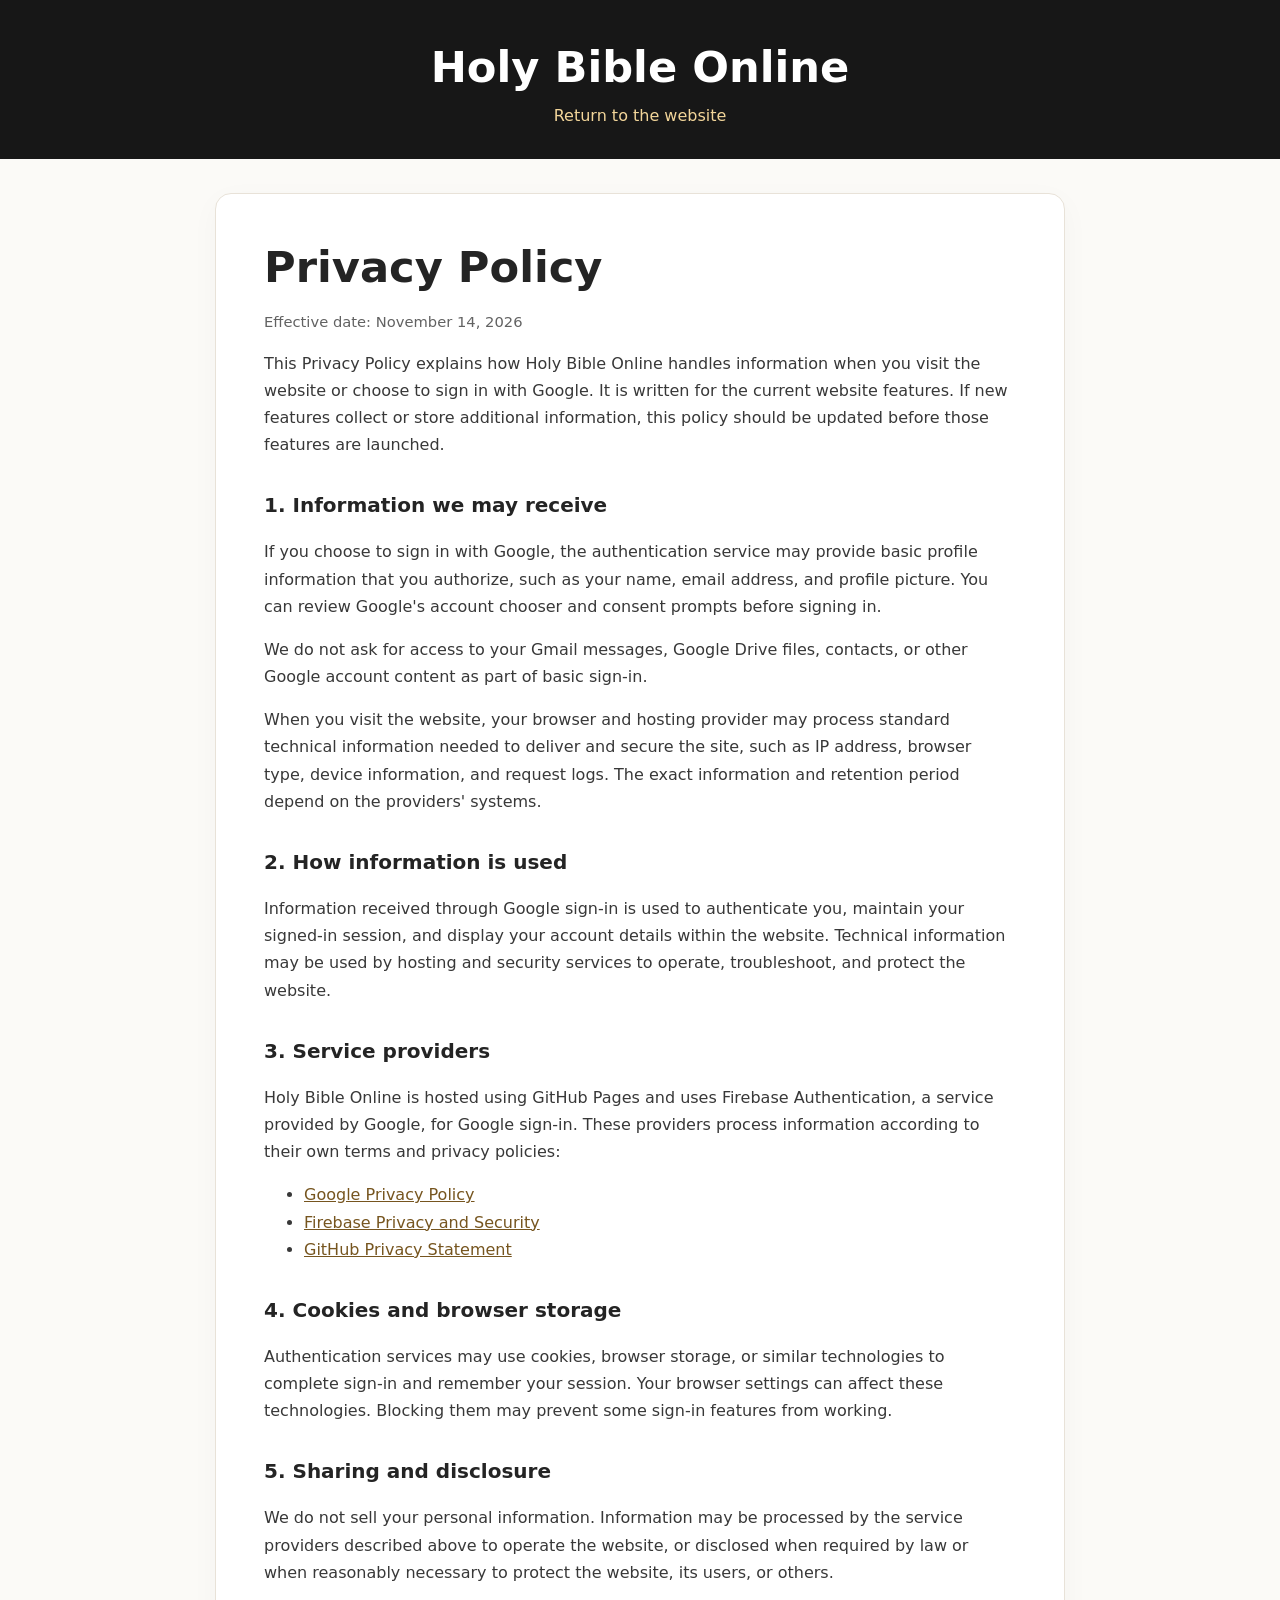
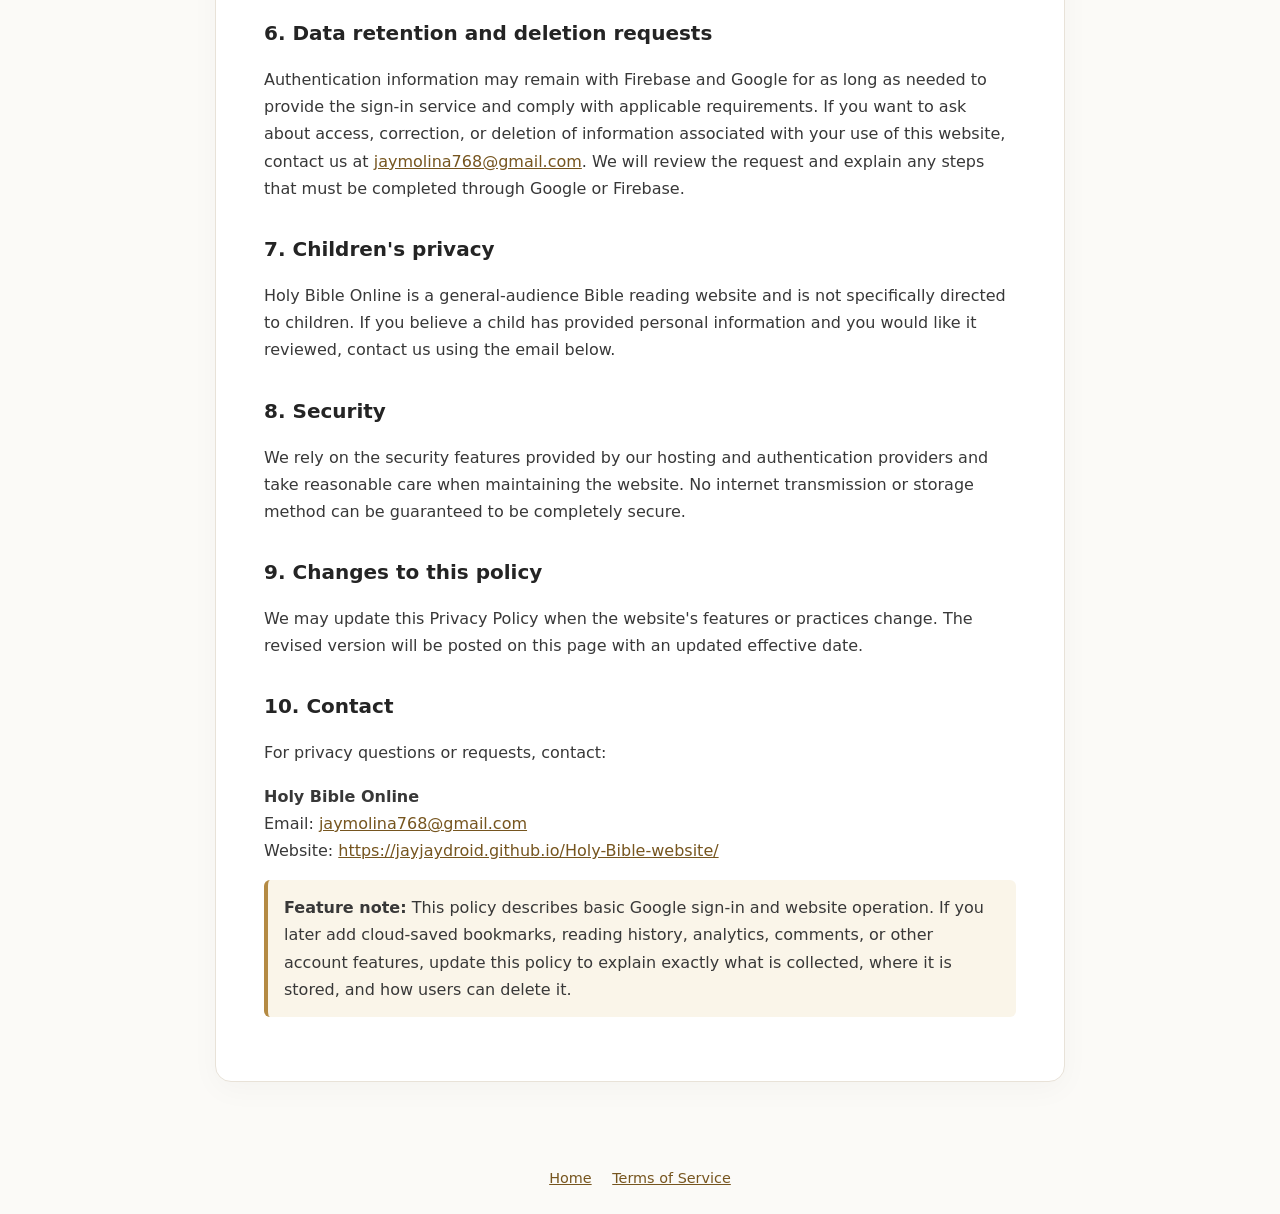
<file: privacy.html>
<!DOCTYPE html>
<html lang="en">
<head>
  <meta charset="UTF-8">
  <meta name="viewport" content="width=device-width, initial-scale=1.0">
  <meta name="description" content="Privacy Policy for Holy Bible Online. Learn how Google sign-in and account information are handled.">
  <title>Privacy Policy | Holy Bible Online</title>
  <style>
    :root { color-scheme: light; --ink:#242424; --muted:#626262; --accent:#76551f; --paper:#fbfaf7; --line:#e8e2d8; }
    * { box-sizing:border-box; }
    body { margin:0; background:var(--paper); color:var(--ink); font:16px/1.7 system-ui,-apple-system,"Segoe UI",sans-serif; }
    header { padding:42px 20px 30px; background:#171717; color:#fff; text-align:center; }
    header a { color:#f3d69a; text-decoration:none; }
    header p { margin:8px 0 0; color:#ddd; }
    main { width:min(850px, calc(100% - 32px)); margin:34px auto 60px; padding:clamp(22px,5vw,48px); background:#fff; border:1px solid var(--line); border-radius:16px; box-shadow:0 8px 30px #00000008; }
    h1 { margin:0; font-size:clamp(2rem,5vw,2.7rem); line-height:1.2; }
    h2 { margin:30px 0 8px; font-size:1.25rem; }
    p, li { color:#383838; }
    .updated { color:var(--muted); font-size:.92rem; }
    a { color:var(--accent); overflow-wrap:anywhere; }
    .notice { padding:14px 16px; border-left:4px solid #b48a43; background:#faf5e9; border-radius:6px; }
    footer { padding:24px 16px; text-align:center; color:var(--muted); font-size:.9rem; }
    footer a { margin:0 8px; }
  </style>
</head>
<body>
  <header>
    <h1>Holy Bible Online</h1>
    <p><a href="./index.html">Return to the website</a></p>
  </header>
  <main>
    <h1>Privacy Policy</h1>
    <p class="updated">Effective date: November 14, 2026</p>

    <p>This Privacy Policy explains how Holy Bible Online handles information when you visit the website or choose to sign in with Google. It is written for the current website features. If new features collect or store additional information, this policy should be updated before those features are launched.</p>

    <h2>1. Information we may receive</h2>
    <p>If you choose to sign in with Google, the authentication service may provide basic profile information that you authorize, such as your name, email address, and profile picture. You can review Google's account chooser and consent prompts before signing in.</p>
    <p>We do not ask for access to your Gmail messages, Google Drive files, contacts, or other Google account content as part of basic sign-in.</p>
    <p>When you visit the website, your browser and hosting provider may process standard technical information needed to deliver and secure the site, such as IP address, browser type, device information, and request logs. The exact information and retention period depend on the providers' systems.</p>

    <h2>2. How information is used</h2>
    <p>Information received through Google sign-in is used to authenticate you, maintain your signed-in session, and display your account details within the website. Technical information may be used by hosting and security services to operate, troubleshoot, and protect the website.</p>

    <h2>3. Service providers</h2>
    <p>Holy Bible Online is hosted using GitHub Pages and uses Firebase Authentication, a service provided by Google, for Google sign-in. These providers process information according to their own terms and privacy policies:</p>
    <ul>
      <li><a href="https://policies.google.com/privacy" target="_blank" rel="noopener noreferrer">Google Privacy Policy</a></li>
      <li><a href="https://firebase.google.com/support/privacy" target="_blank" rel="noopener noreferrer">Firebase Privacy and Security</a></li>
      <li><a href="https://docs.github.com/en/site-policy/privacy-policies/github-privacy-statement" target="_blank" rel="noopener noreferrer">GitHub Privacy Statement</a></li>
    </ul>

    <h2>4. Cookies and browser storage</h2>
    <p>Authentication services may use cookies, browser storage, or similar technologies to complete sign-in and remember your session. Your browser settings can affect these technologies. Blocking them may prevent some sign-in features from working.</p>

    <h2>5. Sharing and disclosure</h2>
    <p>We do not sell your personal information. Information may be processed by the service providers described above to operate the website, or disclosed when required by law or when reasonably necessary to protect the website, its users, or others.</p>

    <h2>6. Data retention and deletion requests</h2>
    <p>Authentication information may remain with Firebase and Google for as long as needed to provide the sign-in service and comply with applicable requirements. If you want to ask about access, correction, or deletion of information associated with your use of this website, contact us at <a href="mailto:jaymolina768@gmail.com">jaymolina768@gmail.com</a>. We will review the request and explain any steps that must be completed through Google or Firebase.</p>

    <h2>7. Children's privacy</h2>
    <p>Holy Bible Online is a general-audience Bible reading website and is not specifically directed to children. If you believe a child has provided personal information and you would like it reviewed, contact us using the email below.</p>

    <h2>8. Security</h2>
    <p>We rely on the security features provided by our hosting and authentication providers and take reasonable care when maintaining the website. No internet transmission or storage method can be guaranteed to be completely secure.</p>

    <h2>9. Changes to this policy</h2>
    <p>We may update this Privacy Policy when the website's features or practices change. The revised version will be posted on this page with an updated effective date.</p>

    <h2>10. Contact</h2>
    <p>For privacy questions or requests, contact:</p>
    <p><strong>Holy Bible Online</strong><br>Email: <a href="mailto:jaymolina768@gmail.com">jaymolina768@gmail.com</a><br>Website: <a href="https://jayjaydroid.github.io/Holy-Bible-website/">https://jayjaydroid.github.io/Holy-Bible-website/</a></p>

    <p class="notice"><strong>Feature note:</strong> This policy describes basic Google sign-in and website operation. If you later add cloud-saved bookmarks, reading history, analytics, comments, or other account features, update this policy to explain exactly what is collected, where it is stored, and how users can delete it.</p>
  </main>
  <footer>
    <a href="./index.html">Home</a>
    <a href="./terms.html">Terms of Service</a>
  </footer>
</body>
</html>
</file>
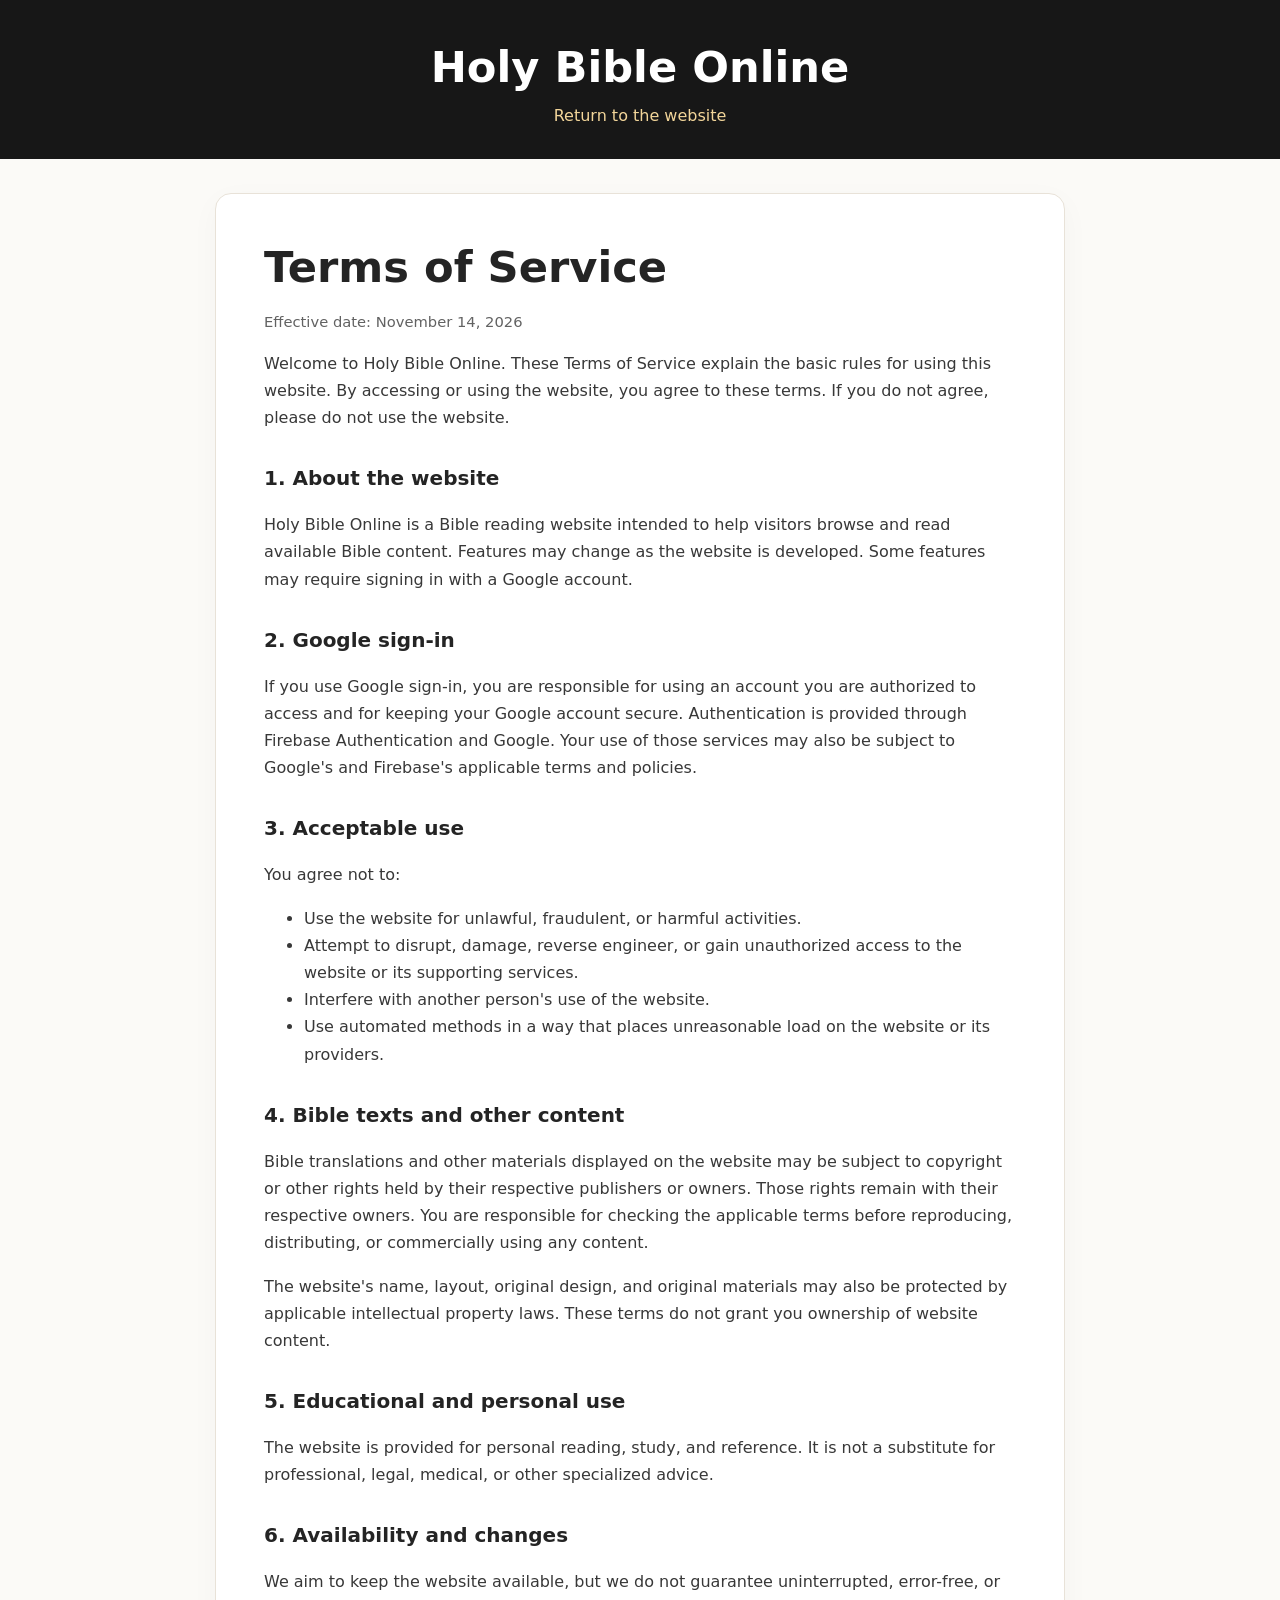
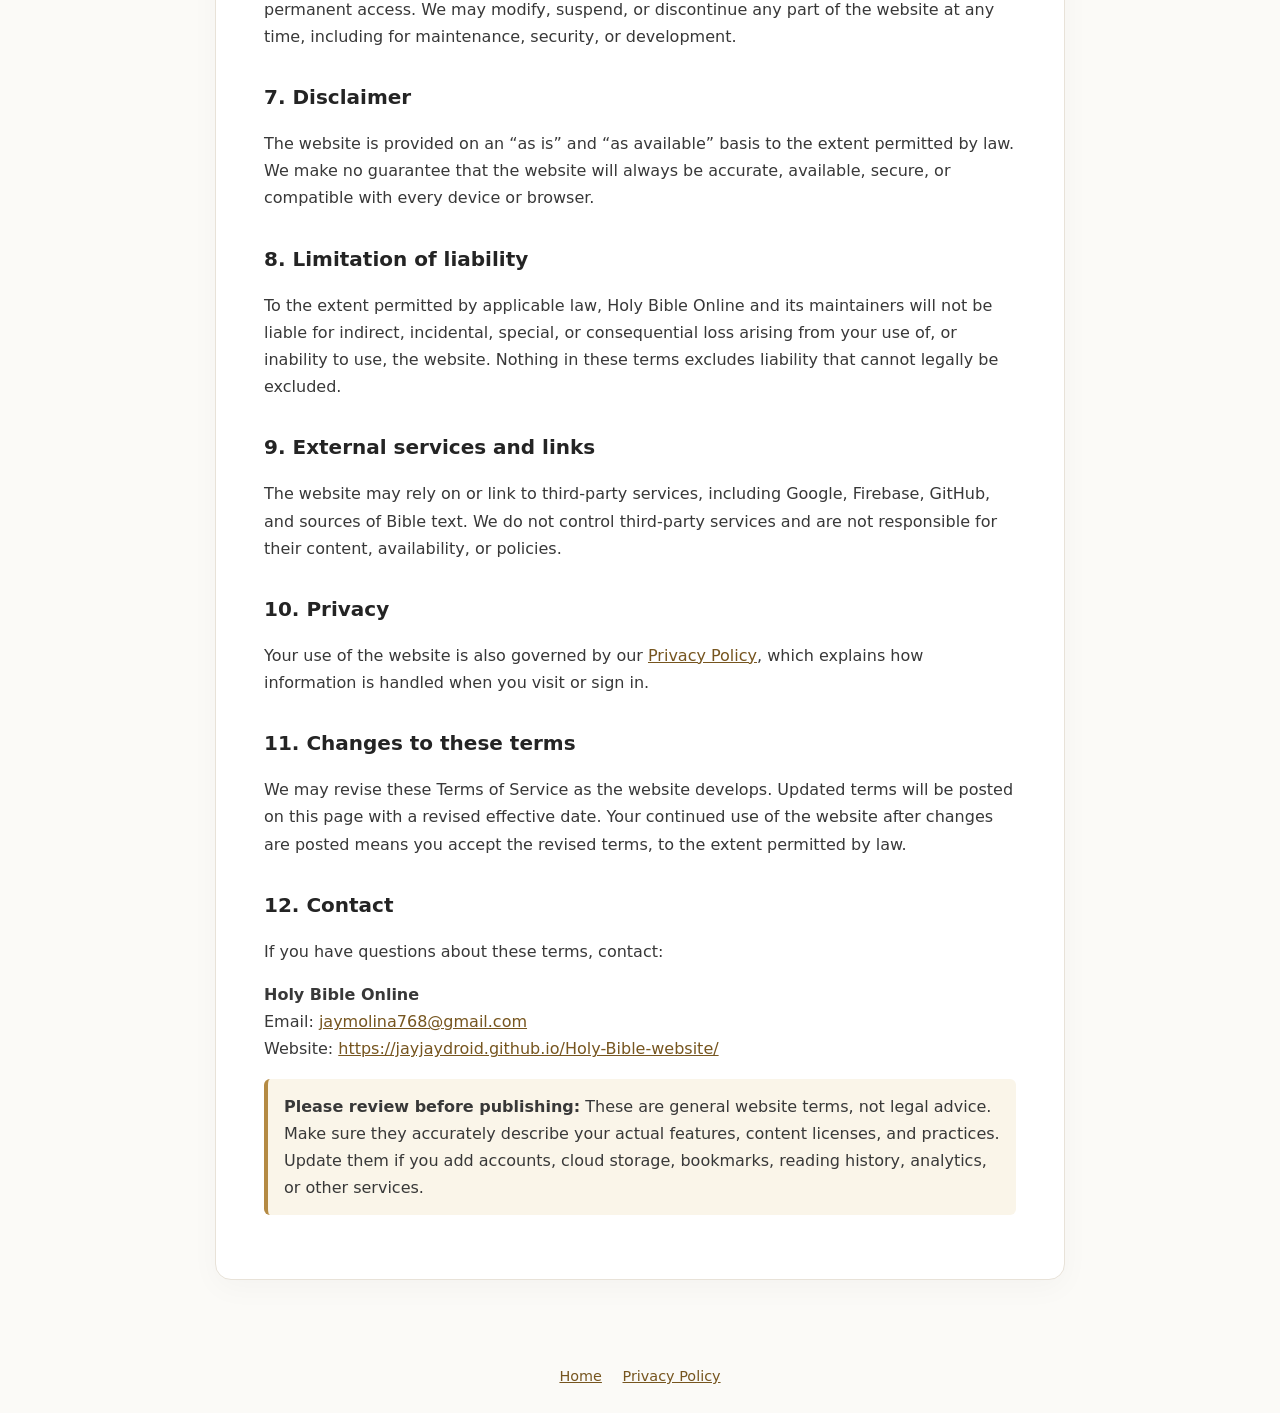
<file: terms.html>
<!DOCTYPE html>
<html lang="en">
<head>
  <meta charset="UTF-8">
  <meta name="viewport" content="width=device-width, initial-scale=1.0">
  <meta name="description" content="Terms of Service for Holy Bible Online.">
  <title>Terms of Service | Holy Bible Online</title>
  <style>
    :root { color-scheme: light; --ink:#242424; --muted:#626262; --accent:#76551f; --paper:#fbfaf7; --line:#e8e2d8; }
    * { box-sizing:border-box; }
    body { margin:0; background:var(--paper); color:var(--ink); font:16px/1.7 system-ui,-apple-system,"Segoe UI",sans-serif; }
    header { padding:42px 20px 30px; background:#171717; color:#fff; text-align:center; }
    header a { color:#f3d69a; text-decoration:none; }
    header p { margin:8px 0 0; color:#ddd; }
    main { width:min(850px, calc(100% - 32px)); margin:34px auto 60px; padding:clamp(22px,5vw,48px); background:#fff; border:1px solid var(--line); border-radius:16px; box-shadow:0 8px 30px #00000008; }
    h1 { margin:0; font-size:clamp(2rem,5vw,2.7rem); line-height:1.2; }
    h2 { margin:30px 0 8px; font-size:1.25rem; }
    p, li { color:#383838; }
    .updated { color:var(--muted); font-size:.92rem; }
    a { color:var(--accent); overflow-wrap:anywhere; }
    .notice { padding:14px 16px; border-left:4px solid #b48a43; background:#faf5e9; border-radius:6px; }
    footer { padding:24px 16px; text-align:center; color:var(--muted); font-size:.9rem; }
    footer a { margin:0 8px; }
  </style>
</head>
<body>
  <header>
    <h1>Holy Bible Online</h1>
    <p><a href="./index.html">Return to the website</a></p>
  </header>
  <main>
    <h1>Terms of Service</h1>
    <p class="updated">Effective date: November 14, 2026</p>

    <p>Welcome to Holy Bible Online. These Terms of Service explain the basic rules for using this website. By accessing or using the website, you agree to these terms. If you do not agree, please do not use the website.</p>

    <h2>1. About the website</h2>
    <p>Holy Bible Online is a Bible reading website intended to help visitors browse and read available Bible content. Features may change as the website is developed. Some features may require signing in with a Google account.</p>

    <h2>2. Google sign-in</h2>
    <p>If you use Google sign-in, you are responsible for using an account you are authorized to access and for keeping your Google account secure. Authentication is provided through Firebase Authentication and Google. Your use of those services may also be subject to Google's and Firebase's applicable terms and policies.</p>

    <h2>3. Acceptable use</h2>
    <p>You agree not to:</p>
    <ul>
      <li>Use the website for unlawful, fraudulent, or harmful activities.</li>
      <li>Attempt to disrupt, damage, reverse engineer, or gain unauthorized access to the website or its supporting services.</li>
      <li>Interfere with another person's use of the website.</li>
      <li>Use automated methods in a way that places unreasonable load on the website or its providers.</li>
    </ul>

    <h2>4. Bible texts and other content</h2>
    <p>Bible translations and other materials displayed on the website may be subject to copyright or other rights held by their respective publishers or owners. Those rights remain with their respective owners. You are responsible for checking the applicable terms before reproducing, distributing, or commercially using any content.</p>
    <p>The website's name, layout, original design, and original materials may also be protected by applicable intellectual property laws. These terms do not grant you ownership of website content.</p>

    <h2>5. Educational and personal use</h2>
    <p>The website is provided for personal reading, study, and reference. It is not a substitute for professional, legal, medical, or other specialized advice.</p>

    <h2>6. Availability and changes</h2>
    <p>We aim to keep the website available, but we do not guarantee uninterrupted, error-free, or permanent access. We may modify, suspend, or discontinue any part of the website at any time, including for maintenance, security, or development.</p>

    <h2>7. Disclaimer</h2>
    <p>The website is provided on an “as is” and “as available” basis to the extent permitted by law. We make no guarantee that the website will always be accurate, available, secure, or compatible with every device or browser.</p>

    <h2>8. Limitation of liability</h2>
    <p>To the extent permitted by applicable law, Holy Bible Online and its maintainers will not be liable for indirect, incidental, special, or consequential loss arising from your use of, or inability to use, the website. Nothing in these terms excludes liability that cannot legally be excluded.</p>

    <h2>9. External services and links</h2>
    <p>The website may rely on or link to third-party services, including Google, Firebase, GitHub, and sources of Bible text. We do not control third-party services and are not responsible for their content, availability, or policies.</p>

    <h2>10. Privacy</h2>
    <p>Your use of the website is also governed by our <a href="./privacy.html">Privacy Policy</a>, which explains how information is handled when you visit or sign in.</p>

    <h2>11. Changes to these terms</h2>
    <p>We may revise these Terms of Service as the website develops. Updated terms will be posted on this page with a revised effective date. Your continued use of the website after changes are posted means you accept the revised terms, to the extent permitted by law.</p>

    <h2>12. Contact</h2>
    <p>If you have questions about these terms, contact:</p>
    <p><strong>Holy Bible Online</strong><br>Email: <a href="mailto:jaymolina768@gmail.com">jaymolina768@gmail.com</a><br>Website: <a href="https://jayjaydroid.github.io/Holy-Bible-website/">https://jayjaydroid.github.io/Holy-Bible-website/</a></p>

    <p class="notice"><strong>Please review before publishing:</strong> These are general website terms, not legal advice. Make sure they accurately describe your actual features, content licenses, and practices. Update them if you add accounts, cloud storage, bookmarks, reading history, analytics, or other services.</p>
  </main>
  <footer>
    <a href="./index.html">Home</a>
    <a href="./privacy.html">Privacy Policy</a>
  </footer>
</body>
</html>
</file>
